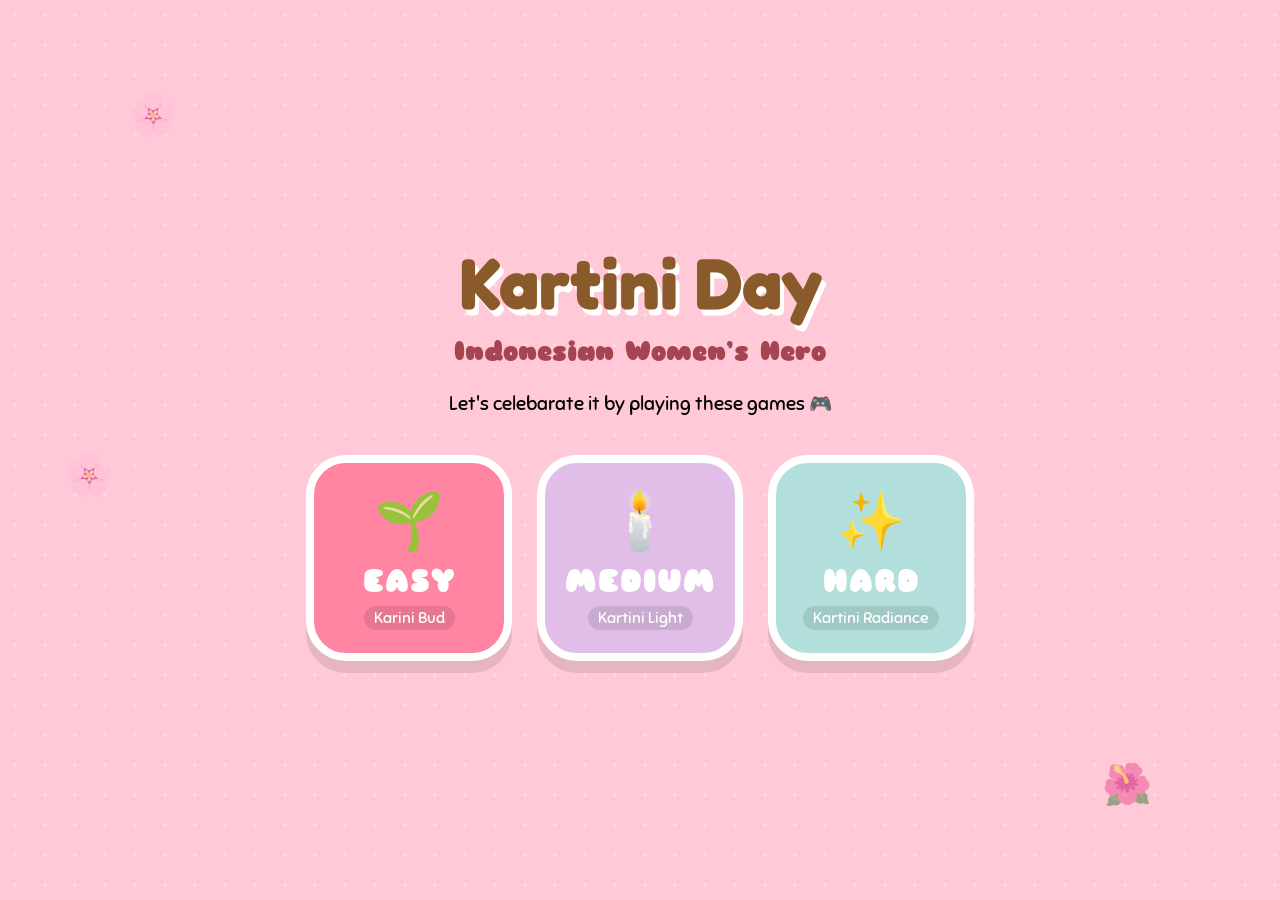
<file: landingpage.html>
<!doctype html>
<html lang="id">
  <head>
    <meta charset="UTF-8" />
    <meta name="viewport" content="width=device-width, initial-scale=1.0" />
    <title>Kartini Day</title>

    <link
      href="https://fonts.googleapis.com/css2?family=Fredoka+One&family=Sniglet:wght@400;800&display=swap"
      rel="stylesheet"
    />

    <style>
      /* ============================================================
           1. VARIABEL & RESET
           ============================================================ */
      :root {
        --bg-pink: #ffc9d7;
        --easy-color: #ff85a2; /* Tetap Pink */
        --hard-color: #b2dfdb; /* Soft Teal */
        --medium-color: #e1bee7; /* Periwinkle Blue */
        --text-brown: #8b5a2b;
      }

      body {
        margin: 0;
        padding: 0;
        display: flex;
        justify-content: center;
        align-items: center;
        min-height: 100vh;
        background: var(--bg-pink);
        font-family: "Sniglet", cursive;
        overflow: hidden;
        background-image: radial-gradient(
          rgba(255, 255, 255, 0.3) 2px,
          transparent 2px
        );
        background-size: 30px 30px;
      }

      /* ============================================================
           2. LAYOUT UTAMA
           ============================================================ */
      .landing-container {
        text-align: center;
        z-index: 10;
        padding: 20px;
      }

      .header-section {
        margin-bottom: 40px;
      }

      .main-title {
        font-family: "Fredoka One", cursive;
        font-size: 4.5rem;
        color: var(--text-brown);
        text-shadow: 4px 6px 0px white;
        margin: 0;
        animation:
          bounceIn 1s ease-out,
          float 3s ease-in-out infinite;
      }

      .sub-title {
        font-size: 1.6rem;
        color: #a64452;
        margin-top: 10px;
        font-weight: bold;
      }

      /* ============================================================
           3. TOMBOL LEVEL
           ============================================================ */
      .button-group {
        display: flex;
        gap: 25px;
        justify-content: center;
        flex-wrap: wrap;
      }

      .btn {
        text-decoration: none;
        display: flex;
        flex-direction: column;
        align-items: center;
        justify-content: center;
        width: 190px;
        height: 190px;
        border-radius: 40px;
        color: white;
        border: 8px solid white;
        box-shadow: 0 12px 0 rgba(0, 0, 0, 0.1);
        transition: all 0.2s cubic-bezier(0.175, 0.885, 0.32, 1.275);
        position: relative;
        cursor: pointer;
      }

      .btn .icon {
        font-size: 3.5rem;
        margin-bottom: 5px;
        transition: transform 0.3s ease;
      }

      .btn .text {
        font-size: 2rem;
        font-weight: 800;
        letter-spacing: 1px;
      }

      .btn small {
        font-size: 1rem;
        background: rgba(0, 0, 0, 0.1);
        padding: 2px 10px;
        border-radius: 20px;
        margin-top: 5px;
      }

      /* Warna Level Terupdate */
      .easy {
        background: var(--easy-color);
      }
      .medium {
        background: var(--medium-color);
      }
      .hard {
        background: var(--hard-color);
      }

      /* Efek Interaksi */
      .btn:hover {
        transform: scale(1.1) rotate(2deg);
        box-shadow: 0 6px 0 rgba(0, 0, 0, 0.1);
        filter: brightness(1.05);
      }

      .btn:hover .icon {
        transform: scale(1.2) rotate(-10deg);
      }

      .btn:active {
        transform: scale(0.95);
        box-shadow: 0 0px 0 rgba(0, 0, 0, 0.1);
      }

      /* ============================================================
           4. DEKORASI & ANIMASI
           ============================================================ */
      .flower {
        position: absolute;
        font-size: 2.5rem;
        opacity: 0.5;
        z-index: 1;
        pointer-events: none;
        animation: rotateFlow 15s linear infinite;
      }

      .f1 {
        top: 10%;
        left: 10%;
        color: #fff;
      }
      .f2 {
        bottom: 10%;
        right: 10%;
        color: var(--medium-color); /* Menyesuaikan warna teal */
        animation-delay: -2s;
      }
      .f3 {
        top: 50%;
        left: 5%;
        color: var(--hard-color); /* Menyesuaikan warna periwinkle */
        animation-delay: -5s;
      }

      @keyframes float {
        0%,
        100% {
          transform: translateY(0);
        }
        50% {
          transform: translateY(-15px);
        }
      }

      @keyframes bounceIn {
        0% {
          transform: scale(0.3);
          opacity: 0;
        }
        50% {
          transform: scale(1.05);
          opacity: 1;
        }
        70% {
          transform: scale(0.9);
        }
        100% {
          transform: scale(1);
        }
      }

      @keyframes rotateFlow {
        from {
          transform: rotate(0deg) translate(0, 0);
        }
        to {
          transform: rotate(360deg) translate(30px, 50px);
        }
      }

      /* Responsif untuk Tablet/HP */
      @media (max-width: 768px) {
        .main-title {
          font-size: 3rem;
        }
        .sub-title {
          font-size: 1.2rem;
        }
        .btn {
          width: 150px;
          height: 150px;
        }
        .btn .text {
          font-size: 1.5rem;
        }
        .btn .icon {
          font-size: 2.5rem;
        }
      }
    </style>
  </head>
  <body>
    <div class="flower f1">🌸</div>
    <div class="flower f2">🌺</div>
    <div class="flower f3">🌸</div>

    <div class="landing-container">
      <header class="header-section">
        <h1 class="main-title">Kartini Day</h1>
        <p class="sub-title">Indonesian Women’s Hero</p>
        <span style="font-size: 14pt"
          >Let's celebarate it by playing these games 🎮</span
        >
      </header>

      <nav class="button-group">
        <a href="kinder/index.html" class="btn easy">
          <span class="icon">🌱</span>
          <span class="text">EASY</span>
          <small>Karini Bud</small>
        </a>

        <a href="junior/index.html" class="btn medium">
          <span class="icon">🕯️</span>
          <span class="text">MEDIUM</span>
          <small>Kartini Light</small>
        </a>

        <a href="coder/index.html" class="btn hard">
          <span class="icon">✨</span>
          <span class="text">HARD</span>
          <small>Kartini Radiance</small>
        </a>
      </nav>
    </div>
  </body>
</html>
</file>
